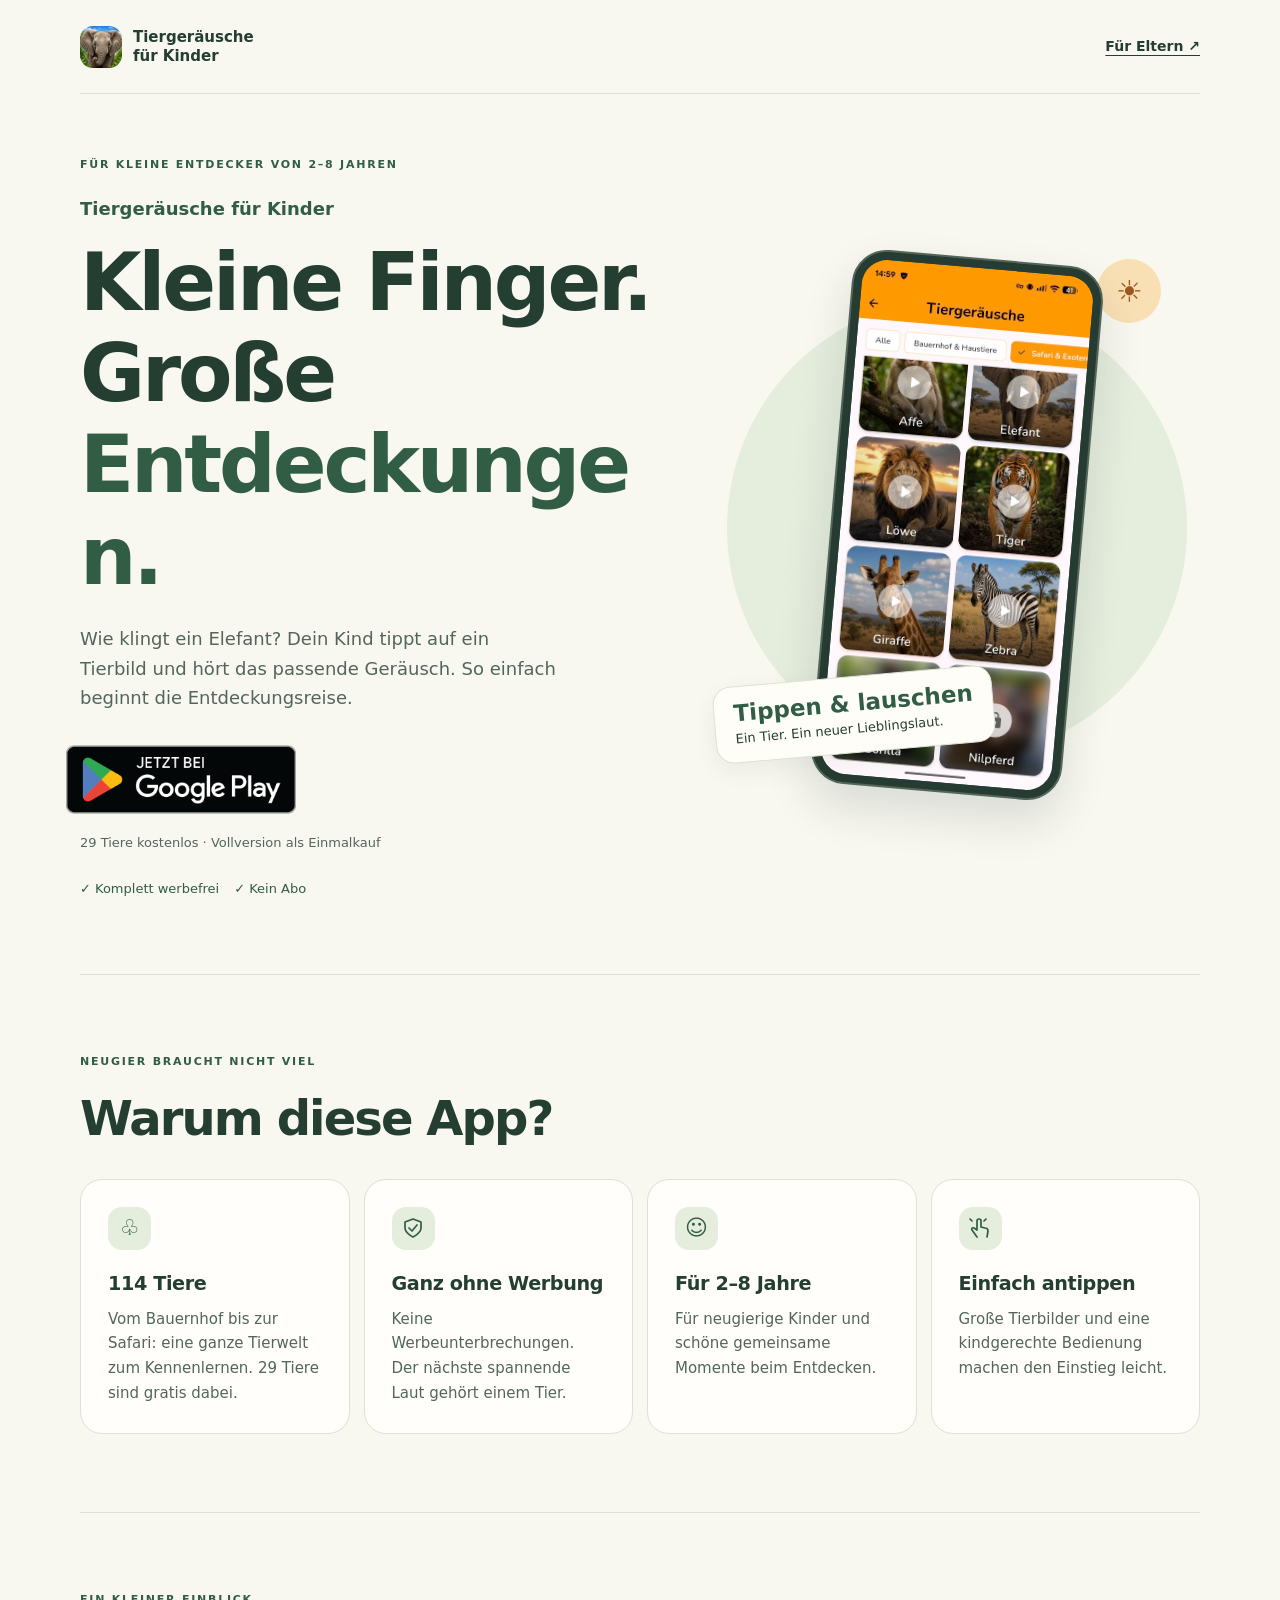
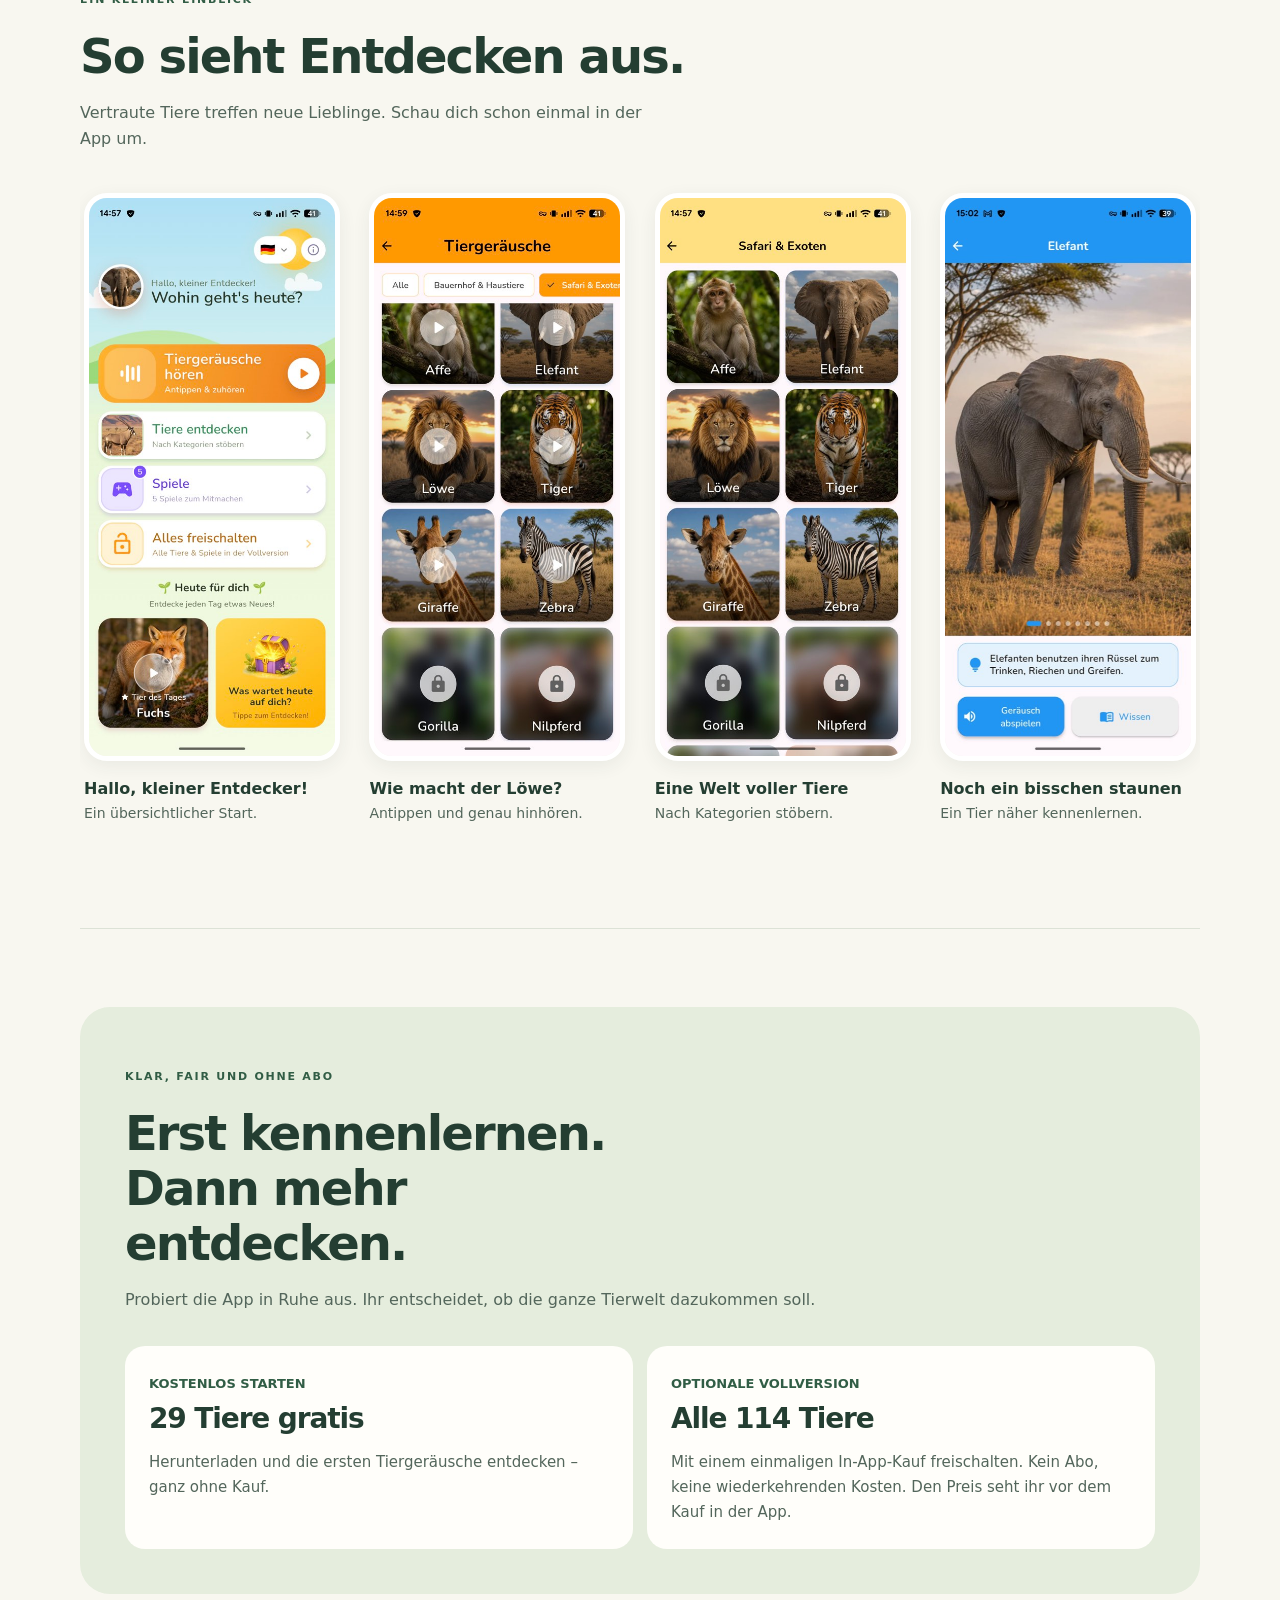
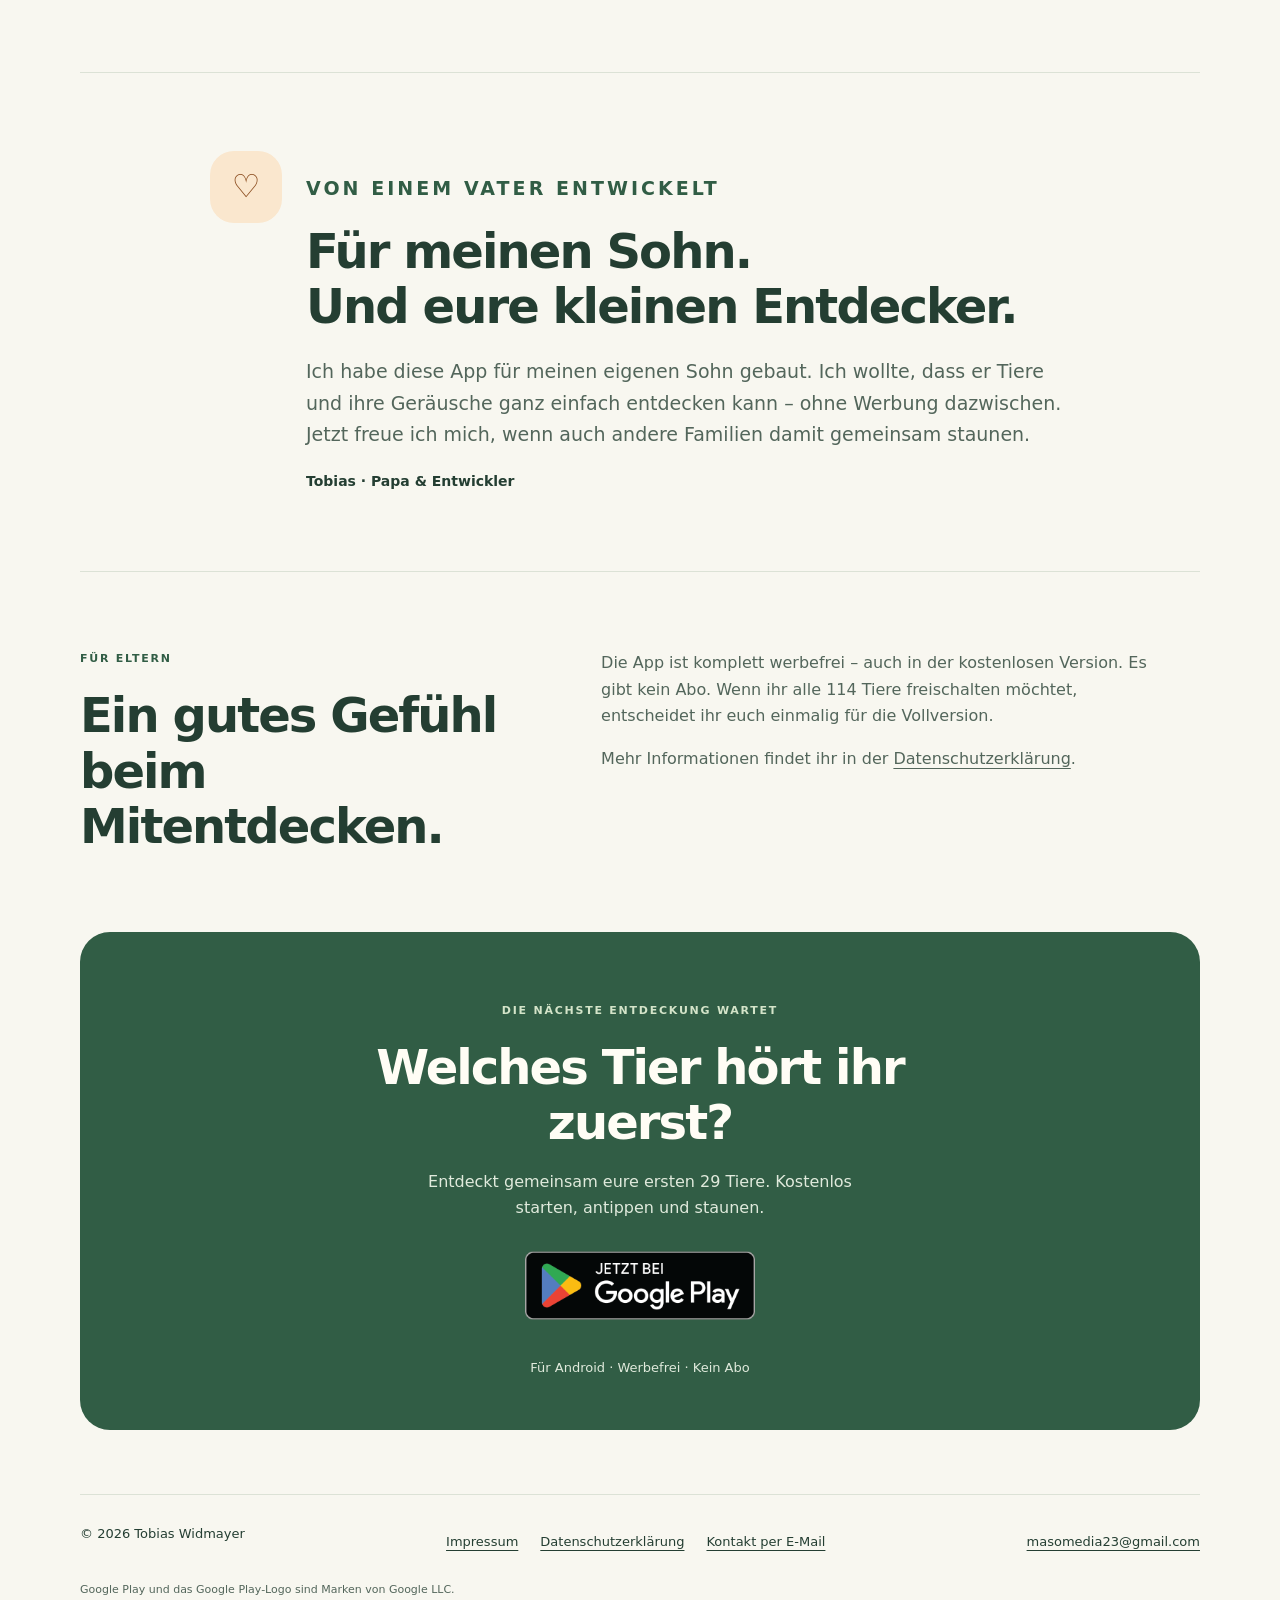
<file: index.html>
<!doctype html>
<html lang="de">
<head>
<meta charset="utf-8">
<meta name="viewport" content="width=device-width, initial-scale=1">
<title>Tiergeräusche für Kinder – 29 Tiere kostenlos entdecken</title>
<meta name="description" content="Tippen, lauschen, Tiere entdecken: die werbefreie Tiergeräusche-App für Kinder von 2–8 Jahren. 29 Tiere gratis, alle 114 per Einmalkauf. Kein Abo.">
<meta name="theme-color" content="#f8f7f0">
<link rel="canonical" href="https://animal-sounds.de/">
<link rel="icon" type="image/png" href="assets/img/favicon.png">
<link rel="apple-touch-icon" href="assets/img/app-icon.jpg">
<meta property="og:title" content="Tiergeräusche für Kinder – kleine Finger, große Entdeckungen">
<meta property="og:description" content="29 Tiere kostenlos entdecken. 114 Tiere mit der Vollversion. Werbefrei, ohne Abo und von einem Vater für seinen Sohn entwickelt.">
<meta property="og:image" content="https://animal-sounds.de/preview.jpg">
<meta property="og:image:width" content="1200">
<meta property="og:image:height" content="630">
<meta property="og:image:type" content="image/jpeg">
<meta property="og:image:alt" content="Tiergeräusche für Kinder: 29 Tiere gratis entdecken, werbefrei und ohne Abo.">
<meta property="og:url" content="https://animal-sounds.de/">
<meta property="og:type" content="website">
<meta property="og:locale" content="de_DE">
<meta name="twitter:card" content="summary_large_image">
<meta name="twitter:title" content="Tiergeräusche für Kinder">
<meta name="twitter:description" content="Tippen. Lauschen. Staunen. 29 Tiere gratis entdecken – werbefrei und ohne Abo.">
<meta name="twitter:image" content="https://animal-sounds.de/preview.jpg">
<meta name="twitter:image:alt" content="Tiergeräusche für Kinder – von einem Vater für seinen Sohn entwickelt.">
<style>
:root{color-scheme:light;--paper:#f8f7f0;--ink:#243e32;--muted:#53665b;--green:#315d45;--sage:#e5eddd;--orange:#eead65;--line:#dce2d6}*{box-sizing:border-box}main,section,.hero>div,.pricing>div,.price-options,.option{min-width:0}h1,h2,h3{overflow-wrap:break-word}body{margin:0;background:var(--paper);color:var(--ink);font-family:ui-rounded,"SF Pro Rounded",system-ui,-apple-system,"Segoe UI",sans-serif;line-height:1.65}a{color:inherit;text-underline-offset:4px}img{display:block;max-width:100%;height:auto}h1,h2,h3,p,figure{margin:0}h1,h2,h3{line-height:1.15;letter-spacing:-.04em}h1{font-size:clamp(2.25rem,6.2vw,5.1rem);font-weight:800;max-width:700px}h2{font-size:clamp(2rem,4vw,3rem)}h3{font-size:1.2rem;letter-spacing:-.02em}p{color:var(--muted)}.wrap{width:min(1120px,calc(100% - 40px));margin:auto}.skip{position:absolute;top:-100px;left:20px;background:white;padding:12px;z-index:5}.skip:focus{top:10px}:focus-visible{outline:3px solid #a35114;outline-offset:6px;border-radius:4px}header{display:flex;justify-content:space-between;align-items:center;gap:16px;padding:25px 0;border-bottom:1px solid var(--line)}.brand{display:flex;align-items:center;gap:11px;text-decoration:none;font-size:15px;font-weight:750;line-height:1.25}.brand img{width:42px;height:42px;border-radius:13px}.nav-link{font-size:14px;font-weight:650;padding:10px 0}.hero{display:grid;grid-template-columns:minmax(0,1fr);gap:42px;padding:48px 0 60px;align-items:center}.eyebrow{text-transform:uppercase;letter-spacing:.16em;font-size:11px;font-weight:750;color:var(--green);margin-bottom:20px}.app-name{font-size:18px;color:var(--green);font-weight:700;margin-bottom:13px}.hero h1 span{color:var(--green)}.lead{font-size:18px;max-width:480px;margin:22px 0}.badge{display:inline-block;border-radius:12px;transition:transform .2s}.badge:hover{transform:translateY(-3px)}.badge img{width:230px;height:auto}.badge{margin-left:-14px}.fine{font-size:13px}.trust{display:flex;gap:15px;flex-wrap:wrap;font-size:13px;margin-top:24px;color:var(--green)}.visual{position:relative;isolation:isolate;display:grid;place-items:center;padding:20px 0 25px}.visual:before{content:"";position:absolute;z-index:-1;width:100%;max-width:460px;aspect-ratio:1;border-radius:50%;background:var(--sage)}.phone{width:240px;padding:8px;background:#263c32;border-radius:35px;box-shadow:0 22px 45px #243e3224;transform:rotate(5deg);border:2px solid #536659}.phone img{border-radius:26px;width:100%}.float{position:absolute;left:0;bottom:65px;padding:13px 19px;background:#fffdf7;border:1px solid var(--line);border-radius:18px;box-shadow:0 8px 25px #243e3210;font-size:13px;transform:rotate(-5deg)}.float strong{font-size:23px;color:var(--green);display:block;line-height:1.2}.sun{position:absolute;right:8%;top:22px;color:#9b571d;background:#f9dfb4;border-radius:50%;width:64px;height:64px;display:grid;place-items:center;font-size:30px}.section{padding:65px 0;border-top:1px solid var(--line)}.section-intro{max-width:570px;margin:16px 0 30px}.cards{display:grid;gap:14px;margin-top:32px}.card{background:#fffefa;border:1px solid var(--line);border-radius:22px;padding:27px}.card p{font-size:15px;margin-top:12px}.icon{display:grid;place-items:center;width:43px;height:43px;border-radius:14px;background:var(--sage);margin-bottom:23px;font-size:22px;color:var(--green)}.icon svg{width:24px;height:24px;fill:none;stroke:currentColor;stroke-width:1.7;stroke-linecap:round;stroke-linejoin:round}.gallery{display:flex;gap:20px;overflow-x:auto;scroll-snap-type:x mandatory;padding:10px 4px 24px;scrollbar-color:#72866a var(--sage)}.gallery figure{flex:0 0 215px;scroll-snap-align:start}.gallery img{border-radius:23px;border:5px solid white;box-shadow:0 5px 18px #243e3212;width:215px;aspect-ratio:9/20;object-fit:cover}.gallery figcaption{font-size:14px;color:var(--muted);margin-top:15px}.gallery figcaption strong{color:var(--ink);display:block;font-size:16px}.swipe{font-size:13px;color:var(--green);margin-bottom:12px}.pricing{background:var(--sage);border-radius:30px;padding:30px;display:grid;gap:32px}.pricing h2{max-width:490px}.pricing p{margin-top:16px}.price-options{display:grid;gap:14px}.option{background:#fffefa;padding:24px;border-radius:20px}.option strong{display:block;font-size:28px;letter-spacing:-.04em}.option span{font-size:13px;color:var(--green);font-weight:700}.option p{font-size:15px;margin-top:8px}.story{display:grid;gap:24px;align-items:start;max-width:860px;margin:auto}.story-mark{width:72px;height:72px;display:grid;place-items:center;background:#fae7ce;border-radius:24px;color:#8a4b1d;font-size:32px}.story p{font-size:19px;margin-top:22px}.signature{display:block;margin-top:20px;font-weight:750;font-size:14px}.parents{display:grid;gap:22px}.parents p{max-width:560px}.final-cta{text-align:center;padding:52px 24px;background:var(--green);border-radius:30px;color:#fffdf5}.final-cta p{color:#e0eadc;margin:18px auto 20px;max-width:440px}.final-cta .badge{margin-left:0}.final-cta .eyebrow{color:#d4e4c9}.final-cta h2{max-width:650px;margin:auto}footer{margin-top:64px;padding:28px 0 32px;border-top:1px solid var(--line);font-size:13px;display:flex;justify-content:space-between;gap:20px;flex-wrap:wrap}footer nav{display:flex;flex-wrap:wrap;gap:8px 22px}footer a{display:inline-block;padding:8px 0}.footer-note{width:100%;font-size:11px;color:var(--muted)}@media(min-width:560px){.cards{grid-template-columns:repeat(2,1fr)}.price-options{grid-template-columns:repeat(2,1fr)}.story{grid-template-columns:72px 1fr}}@media(min-width:850px){.hero{grid-template-columns:1.2fr 1fr;gap:50px;padding:62px 0 75px}.phone{width:252px}.cards{grid-template-columns:repeat(4,1fr)}.section{padding:78px 0}.gallery{justify-content:space-between}.gallery figure{flex-basis:23%}.gallery img{width:100%}.pricing{padding:45px}.parents{grid-template-columns:1fr 1.2fr}.swipe{display:none}}@media(prefers-reduced-motion:reduce){.badge{transition:none}.badge:hover{transform:none}}@media(max-width:360px){.wrap{width:calc(100% - 32px)}.brand{font-size:13px}.nav-link{font-size:12px}.pricing{padding:22px}}
</style>
</head>
<body>
<a class="skip" href="#main">Zum Inhalt springen</a>
<div class="wrap">
<header><a class="brand" href="./"><img src="assets/img/app-icon.jpg" width="42" height="42" alt="App-Icon mit einem Elefanten"><span>Tiergeräusche<br>für Kinder</span></a><a class="nav-link" href="#fuer-eltern">Für Eltern ↗</a></header>
<main id="main">
<!-- 1. Hero: Texte können direkt hier angepasst werden. -->
<section class="hero" aria-labelledby="hero-title"><div><p class="eyebrow">Für kleine Entdecker von 2–8 Jahren</p><p class="app-name">Tiergeräusche für Kinder</p><h1 id="hero-title">Kleine Finger.<br>Große <span>Entdeckungen.</span></h1><p class="lead">Wie klingt ein Elefant? Dein Kind tippt auf ein Tierbild und hört das passende Geräusch. So einfach beginnt die Entdeckungsreise.</p><a class="badge" href="https://play.google.com/store/apps/details?id=de.masomedia.animalsounds" aria-label="Jetzt bei Google Play – Tiergeräusche für Kinder herunterladen"><img src="assets/img/google-play-badge.png" width="646" height="250" alt="Jetzt bei Google Play"></a><p class="fine">29 Tiere kostenlos · Vollversion als Einmalkauf</p><div class="trust"><span>✓ Komplett werbefrei</span><span>✓ Kein Abo</span></div></div><div class="visual"><span class="sun" aria-hidden="true">☀</span><div class="phone"><img src="assets/img/screen-soundboard.jpg" width="495" height="1100" fetchpriority="high" alt="App-Ansicht mit Tierbildern von Affe, Elefant, Löwe und Tiger sowie großen Abspieltasten"></div><div class="float"><strong>Tippen & lauschen</strong>Ein Tier. Ein neuer Lieblingslaut.</div></div></section>
<!-- 2. Vorteile -->
<section class="section" aria-labelledby="why"><p class="eyebrow">Neugier braucht nicht viel</p><h2 id="why">Warum diese App?</h2><div class="cards"><article class="card"><span class="icon" aria-hidden="true">♧</span><h3>114 Tiere</h3><p>Vom Bauernhof bis zur Safari: eine ganze Tierwelt zum Kennenlernen. 29 Tiere sind gratis dabei.</p></article><article class="card"><span class="icon" aria-hidden="true"><svg viewBox="0 0 24 24"><path d="M12 3 4 6v6c0 5 8 9 8 9s8-4 8-9V6Z"/><path d="m8 12 3 3 5-6"/></svg></span><h3>Ganz ohne Werbung</h3><p>Keine Werbeunterbrechungen. Der nächste spannende Laut gehört einem Tier.</p></article><article class="card"><span class="icon" aria-hidden="true">☺</span><h3>Für 2–8 Jahre</h3><p>Für neugierige Kinder und schöne gemeinsame Momente beim Entdecken.</p></article><article class="card"><span class="icon" aria-hidden="true"><svg viewBox="0 0 24 24"><path d="m9 21-5-7q-1-3 2-2l3 2V5a2 2 0 0 1 4 0v6l4 1q3 0 3 3l-1 6M4 5 2 3m14 2 2-2"/></svg></span><h3>Einfach antippen</h3><p>Große Tierbilder und eine kindgerechte Bedienung machen den Einstieg leicht.</p></article></div></section>
<!-- 3. Screenshots: ohne JavaScript per Touch und Tastatur bedienbar. -->
<section class="section" aria-labelledby="screens"><p class="eyebrow">Ein kleiner Einblick</p><h2 id="screens">So sieht Entdecken aus.</h2><p class="section-intro">Vertraute Tiere treffen neue Lieblinge. Schau dich schon einmal in der App um.</p><p class="swipe" id="swipe-hint">Zum Entdecken seitlich wischen oder die Pfeiltasten nutzen →</p><div class="gallery" tabindex="0" role="region" aria-label="Vier Screenshots aus der App, horizontal scrollbar"><figure><img src="assets/img/screen-start.jpg" width="495" height="1100" loading="lazy" decoding="async" alt="Startseite mit den Bereichen Tiergeräusche hören, Tiere entdecken und Spiele"><figcaption><strong>Hallo, kleiner Entdecker!</strong>Ein übersichtlicher Start.</figcaption></figure><figure><img src="assets/img/screen-soundboard.jpg" width="495" height="1100" loading="lazy" decoding="async" alt="Tiergeräusche-Ansicht mit großen Tierbildern und Abspieltasten"><figcaption><strong>Wie macht der Löwe?</strong>Antippen und genau hinhören.</figcaption></figure><figure><img src="assets/img/screen-safari.jpg" width="495" height="1100" loading="lazy" decoding="async" alt="Kategorie Safari und Exoten mit Affe, Elefant, Löwe, Tiger, Giraffe und Zebra"><figcaption><strong>Eine Welt voller Tiere</strong>Nach Kategorien stöbern.</figcaption></figure><figure><img src="assets/img/screen-detail.jpg" width="495" height="1100" loading="lazy" decoding="async" alt="Detailansicht eines Elefanten mit Tierwissen und der Schaltfläche Geräusch abspielen"><figcaption><strong>Noch ein bisschen staunen</strong>Ein Tier näher kennenlernen.</figcaption></figure></div></section>
<!-- 4. Kostenlos und Vollversion -->
<section class="section" aria-labelledby="price"><div class="pricing"><div><p class="eyebrow">Klar, fair und ohne Abo</p><h2 id="price">Erst kennenlernen.<br>Dann mehr entdecken.</h2><p>Probiert die App in Ruhe aus. Ihr entscheidet, ob die ganze Tierwelt dazukommen soll.</p></div><div class="price-options"><article class="option"><span>KOSTENLOS STARTEN</span><strong>29 Tiere gratis</strong><p>Herunterladen und die ersten Tiergeräusche entdecken – ganz ohne Kauf.</p></article><article class="option"><span>OPTIONALE VOLLVERSION</span><strong>Alle 114 Tiere</strong><p>Mit einem einmaligen In-App-Kauf freischalten. Kein Abo, keine wiederkehrenden Kosten. Den Preis seht ihr vor dem Kauf in der App.</p></article></div></div></section>
<!-- 5. Persönliche Geschichte -->
<section class="section" aria-labelledby="story"><div class="story"><span class="story-mark" aria-hidden="true">♡</span><div><p class="eyebrow">Von einem Vater entwickelt</p><h2 id="story">Für meinen Sohn.<br>Und eure kleinen Entdecker.</h2><p>Ich habe diese App für meinen eigenen Sohn gebaut. Ich wollte, dass er Tiere und ihre Geräusche ganz einfach entdecken kann – ohne Werbung dazwischen. Jetzt freue ich mich, wenn auch andere Familien damit gemeinsam staunen.</p><span class="signature">Tobias · Papa & Entwickler</span></div></div></section>
<!-- 6. Für Eltern -->
<section class="section parents" id="fuer-eltern" aria-labelledby="parents"><div><p class="eyebrow">Für Eltern</p><h2 id="parents">Ein gutes Gefühl<br>beim Mitentdecken.</h2></div><div><p>Die App ist komplett werbefrei – auch in der kostenlosen Version. Es gibt kein Abo. Wenn ihr alle 114 Tiere freischalten möchtet, entscheidet ihr euch einmalig für die Vollversion.</p><p style="margin-top:16px">Mehr Informationen findet ihr in der <a href="privacy.html#de">Datenschutzerklärung</a>.</p></div></section>
<!-- 7. Download -->
<section class="final-cta" aria-labelledby="download"><p class="eyebrow">Die nächste Entdeckung wartet</p><h2 id="download">Welches Tier hört ihr zuerst?</h2><p>Entdeckt gemeinsam eure ersten 29 Tiere. Kostenlos starten, antippen und staunen.</p><a class="badge" href="https://play.google.com/store/apps/details?id=de.masomedia.animalsounds" aria-label="Jetzt bei Google Play – Tiergeräusche für Kinder herunterladen"><img src="assets/img/google-play-badge.png" width="646" height="250" alt="Jetzt bei Google Play"></a><p class="fine" style="margin-bottom:0">Für Android · Werbefrei · Kein Abo</p></section>
</main>
<!-- 8. Kontakt und bestehende Rechtstexte -->
<footer><span>© 2026 Tobias Widmayer</span><nav aria-label="Rechtliches und Kontakt"><a href="imprint.html#de">Impressum</a><a href="privacy.html#de">Datenschutzerklärung</a><a href="mailto:masomedia23@gmail.com">Kontakt per E-Mail</a></nav><a href="mailto:masomedia23@gmail.com">masomedia23@gmail.com</a><p class="footer-note">Google Play und das Google Play-Logo sind Marken von Google LLC.</p></footer>
</div>
</body>
</html>
</file>
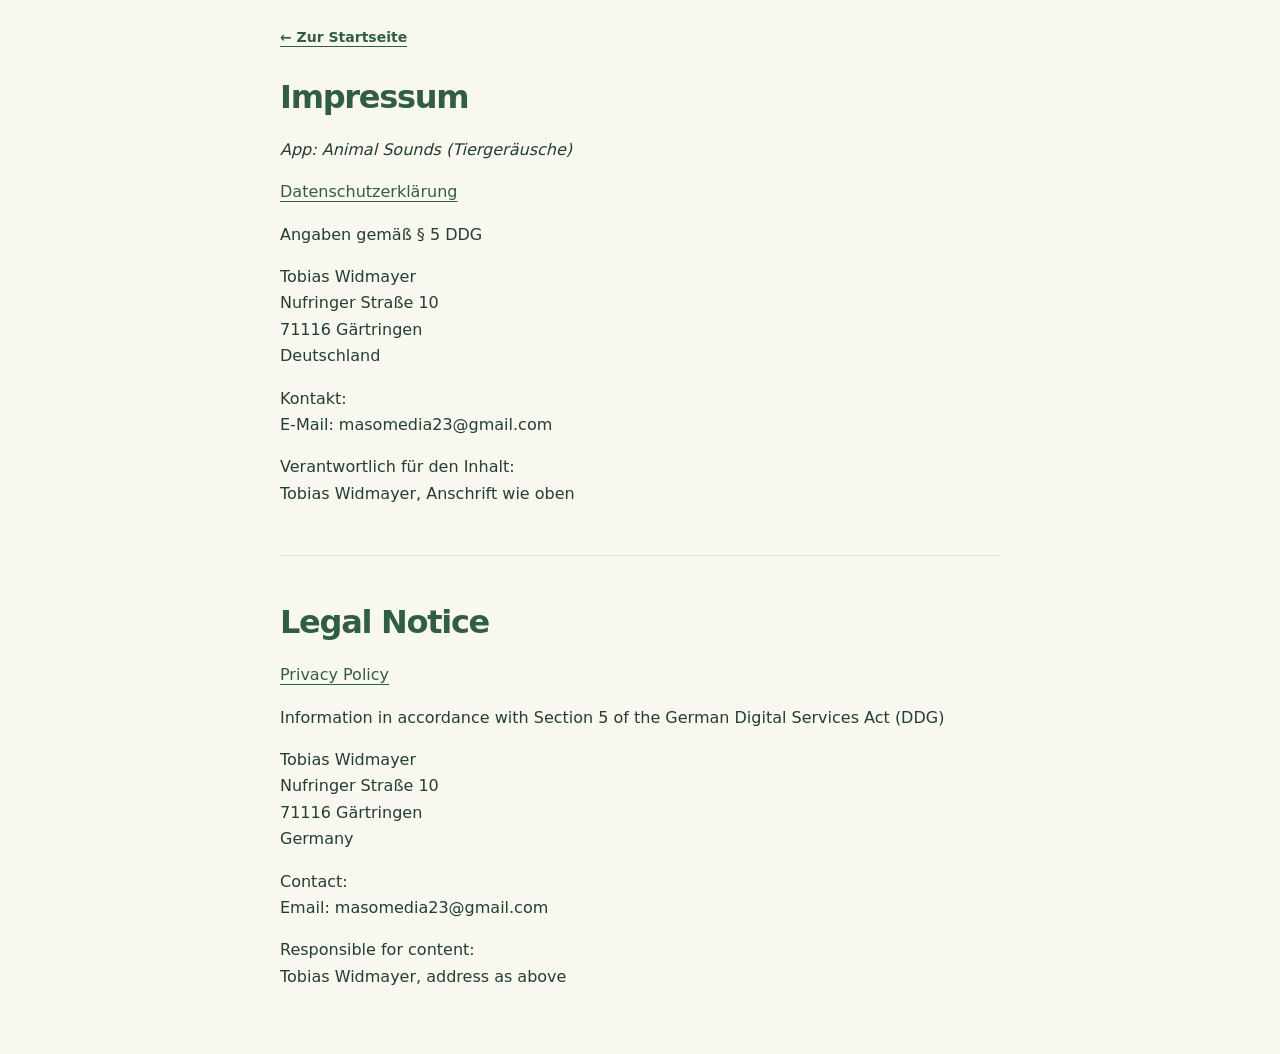
<file: imprint.html>
<!DOCTYPE html>
<html lang="de">
<head>
<meta charset="utf-8">
<meta name="viewport" content="width=device-width, initial-scale=1">
<title>Impressum – Animal Sounds</title>
<meta name="theme-color" content="#f8f7f0">
<link rel="icon" type="image/png" href="assets/img/favicon.png">
<style>
  :root { color-scheme: light; --paper: #f8f7f0; --ink: #243e32; --muted: #53665b; --green: #315d45; --line: #dce2d6; }
  body { font-family: ui-rounded, "SF Pro Rounded", system-ui, -apple-system, "Segoe UI", sans-serif; max-width: 720px; margin: 0 auto; padding: 24px 16px 48px; line-height: 1.65; color: var(--ink); background: var(--paper); }
  a { color: var(--green); text-underline-offset: 4px; }
  h1, h2 { line-height: 1.15; letter-spacing: -.02em; }
  h1 { color: var(--green); letter-spacing: -.04em; }
  h2 { margin-top: 2em; }
  hr { margin: 3em 0; border: none; border-top: 1px solid var(--line); }
  .home { display: inline-block; margin-bottom: 8px; font-size: 14px; font-weight: 650; }
  :focus-visible { outline: 3px solid #a35114; outline-offset: 4px; border-radius: 4px; }
</style>
</head>
<body>

<a class="home" href="./">← Zur Startseite</a>

<h1 id="de">Impressum</h1>
<p><em>App: Animal Sounds (Tiergeräusche)</em></p>
<p><a href="privacy.html#de">Datenschutzerklärung</a></p>

<p>Angaben gemäß § 5 DDG</p>

<p>
Tobias Widmayer<br>
Nufringer Straße 10<br>
71116 Gärtringen<br>
Deutschland
</p>

<p>
Kontakt:<br>
E-Mail: masomedia23@gmail.com
</p>

<p>
Verantwortlich für den Inhalt:<br>
Tobias Widmayer, Anschrift wie oben
</p>

<hr>

<h1 id="en">Legal Notice</h1>
<p><a href="privacy.html#en">Privacy Policy</a></p>

<p>Information in accordance with Section 5 of the German Digital Services Act (DDG)</p>

<p>
Tobias Widmayer<br>
Nufringer Straße 10<br>
71116 Gärtringen<br>
Germany
</p>

<p>
Contact:<br>
Email: masomedia23@gmail.com
</p>

<p>
Responsible for content:<br>
Tobias Widmayer, address as above
</p>

</body>
</html>
</file>
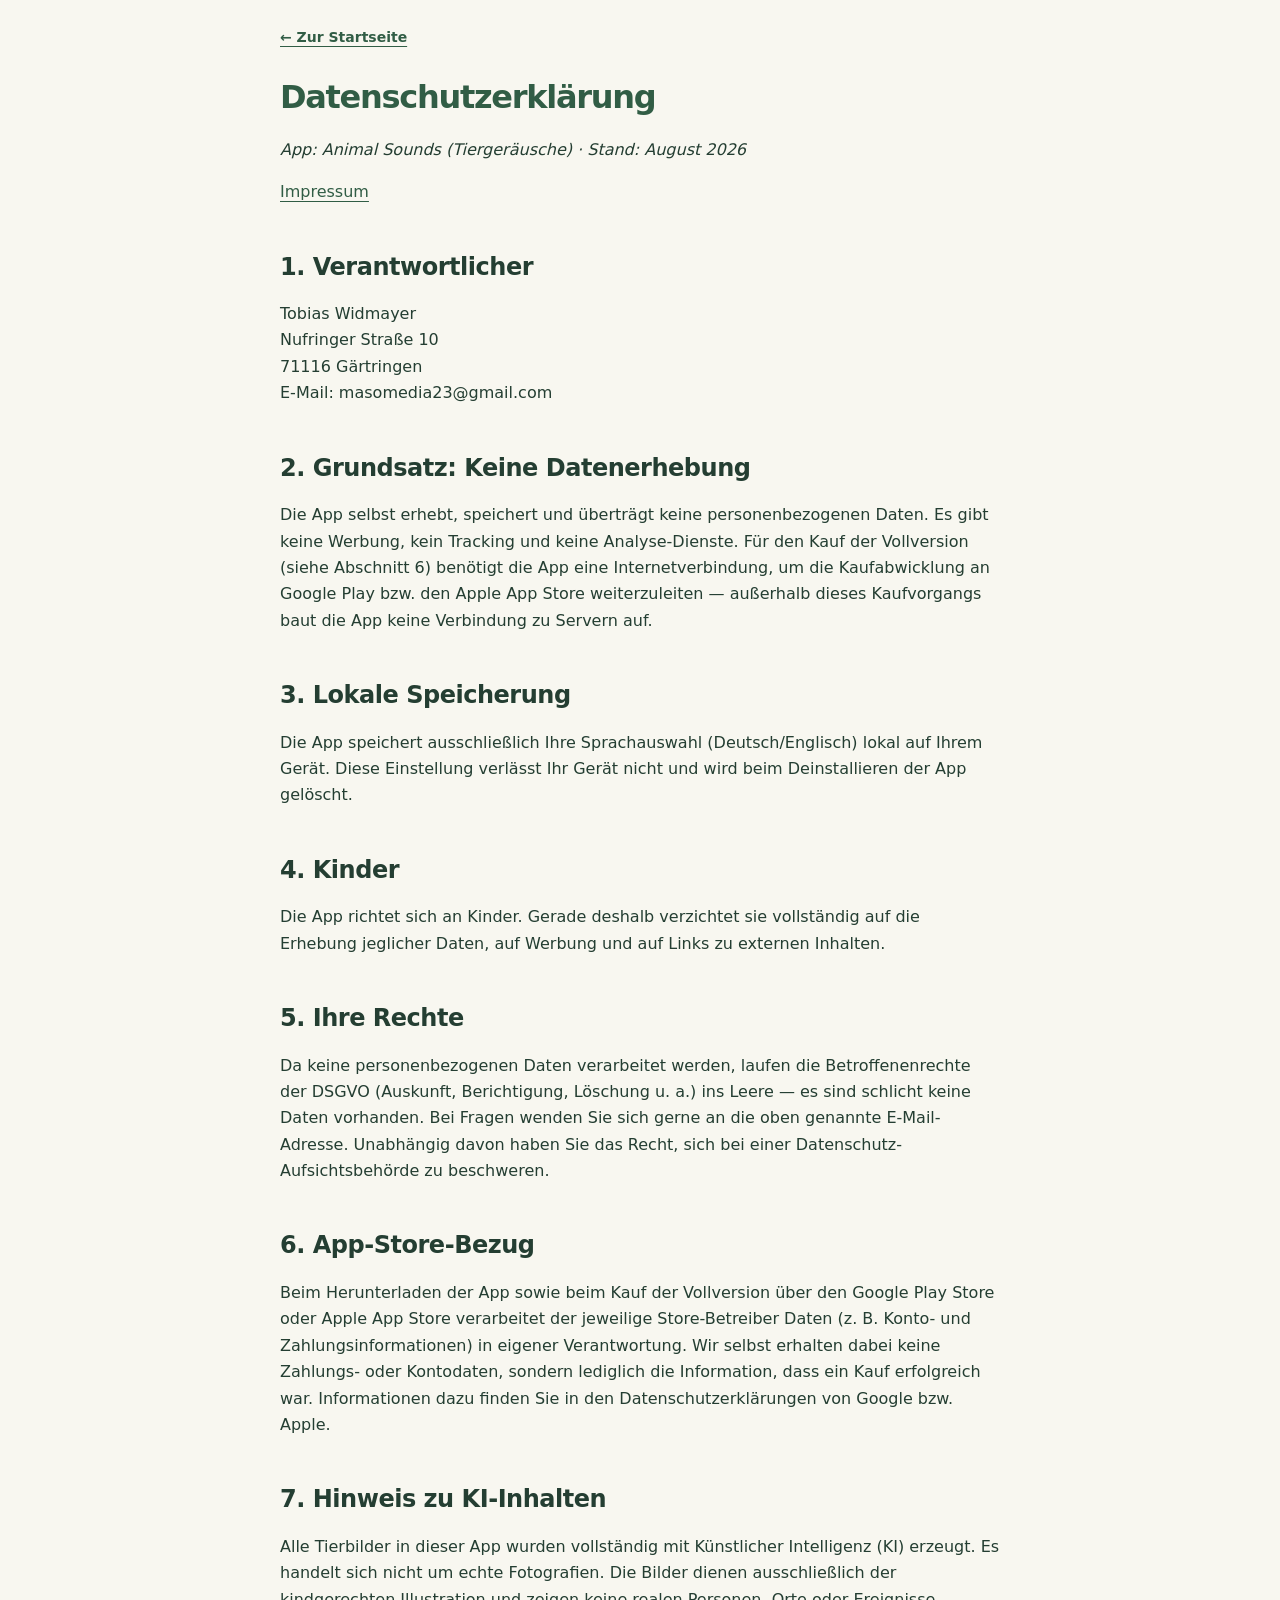
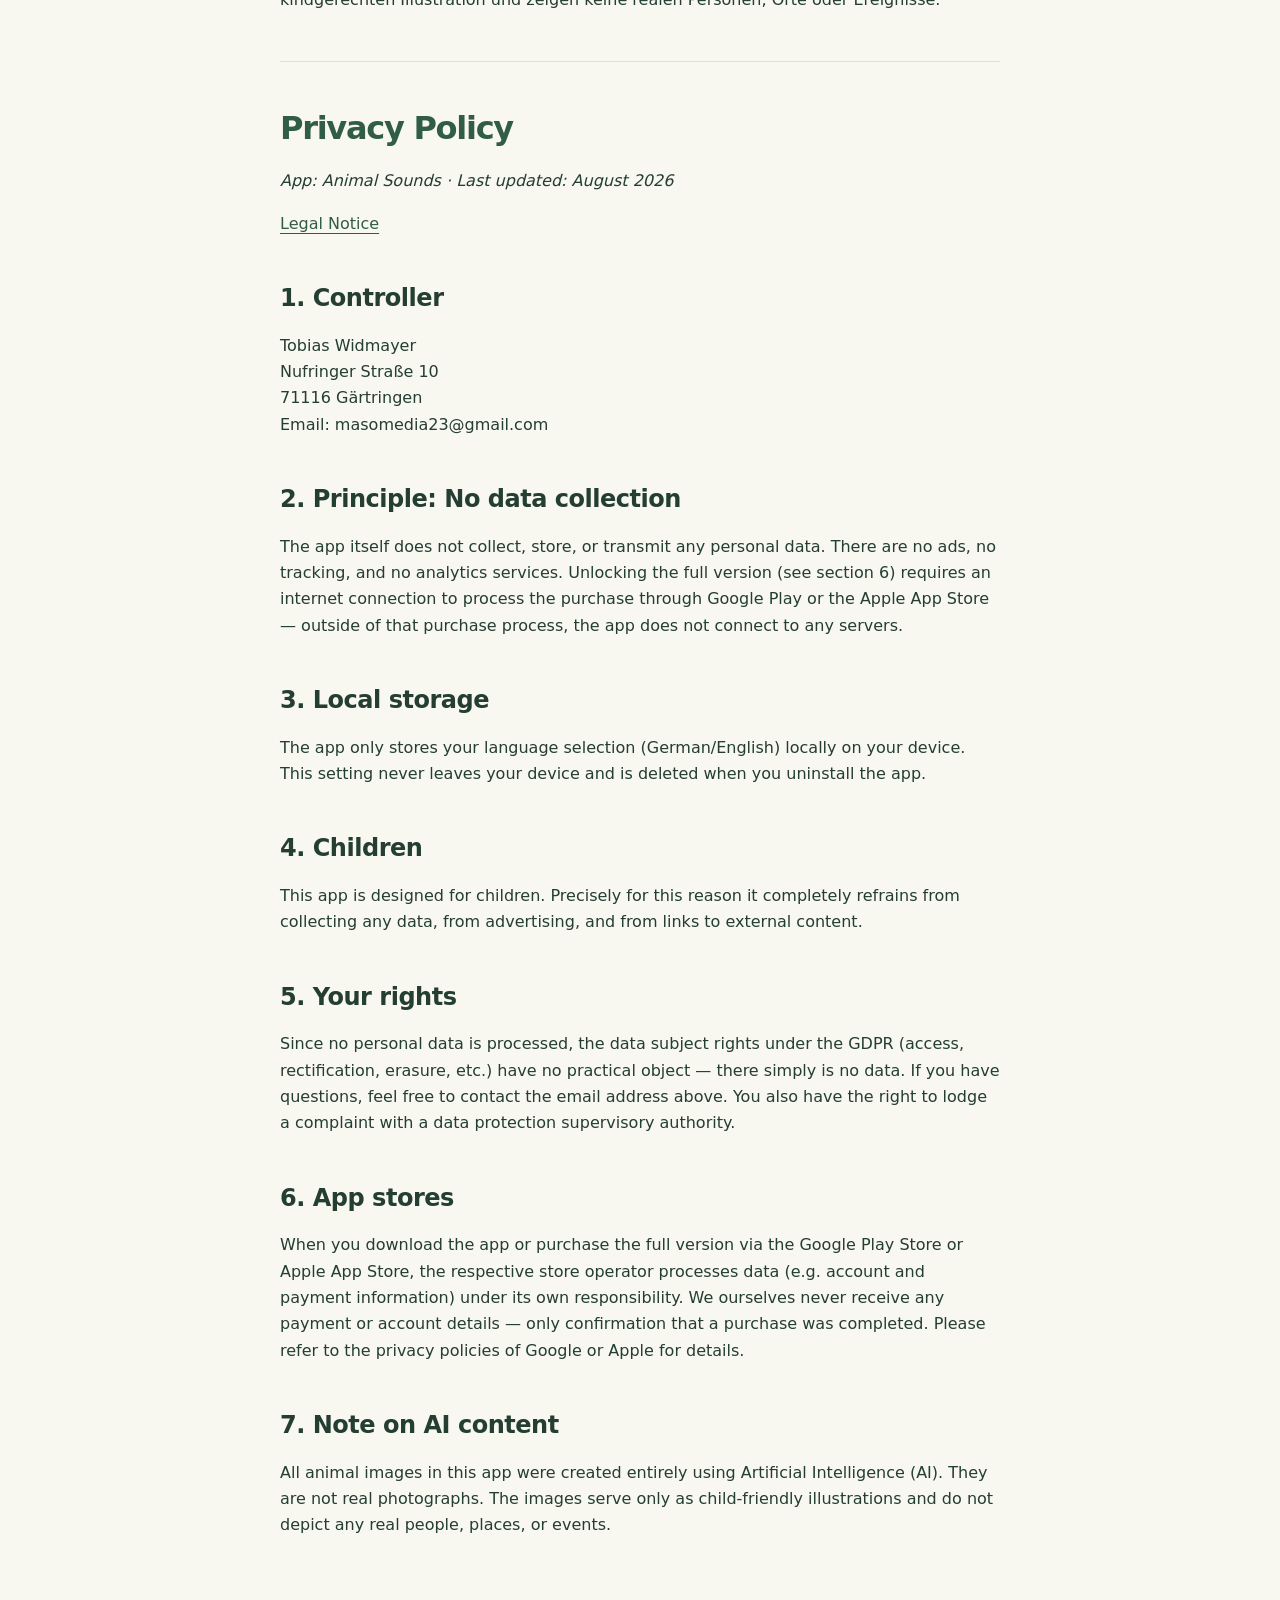
<file: privacy.html>
<!DOCTYPE html>
<html lang="de">
<head>
<meta charset="utf-8">
<meta name="viewport" content="width=device-width, initial-scale=1">
<title>Datenschutzerklärung – Animal Sounds</title>
<meta name="theme-color" content="#f8f7f0">
<link rel="icon" type="image/png" href="assets/img/favicon.png">
<style>
  :root { color-scheme: light; --paper: #f8f7f0; --ink: #243e32; --muted: #53665b; --green: #315d45; --line: #dce2d6; }
  body { font-family: ui-rounded, "SF Pro Rounded", system-ui, -apple-system, "Segoe UI", sans-serif; max-width: 720px; margin: 0 auto; padding: 24px 16px 48px; line-height: 1.65; color: var(--ink); background: var(--paper); }
  a { color: var(--green); text-underline-offset: 4px; }
  h1, h2 { line-height: 1.15; letter-spacing: -.02em; }
  h1 { color: var(--green); letter-spacing: -.04em; }
  h2 { margin-top: 2em; }
  hr { margin: 3em 0; border: none; border-top: 1px solid var(--line); }
  .home { display: inline-block; margin-bottom: 8px; font-size: 14px; font-weight: 650; }
  :focus-visible { outline: 3px solid #a35114; outline-offset: 4px; border-radius: 4px; }
</style>
</head>
<body>

<a class="home" href="./">← Zur Startseite</a>

<h1 id="de">Datenschutzerklärung</h1>
<p><em>App: Animal Sounds (Tiergeräusche) · Stand: August 2026</em></p>
<p><a href="imprint.html#de">Impressum</a></p>

<h2>1. Verantwortlicher</h2>
<p>
Tobias Widmayer<br>
Nufringer Straße 10<br>
71116 Gärtringen<br>
E-Mail: masomedia23@gmail.com
</p>

<h2>2. Grundsatz: Keine Datenerhebung</h2>
<p>Die App selbst erhebt, speichert und überträgt keine personenbezogenen Daten. Es gibt keine Werbung, kein Tracking und keine Analyse-Dienste. Für den Kauf der Vollversion (siehe Abschnitt 6) benötigt die App eine Internetverbindung, um die Kaufabwicklung an Google Play bzw. den Apple App Store weiterzuleiten — außerhalb dieses Kaufvorgangs baut die App keine Verbindung zu Servern auf.</p>

<h2>3. Lokale Speicherung</h2>
<p>Die App speichert ausschließlich Ihre Sprachauswahl (Deutsch/Englisch) lokal auf Ihrem Gerät. Diese Einstellung verlässt Ihr Gerät nicht und wird beim Deinstallieren der App gelöscht.</p>

<h2>4. Kinder</h2>
<p>Die App richtet sich an Kinder. Gerade deshalb verzichtet sie vollständig auf die Erhebung jeglicher Daten, auf Werbung und auf Links zu externen Inhalten.</p>

<h2>5. Ihre Rechte</h2>
<p>Da keine personenbezogenen Daten verarbeitet werden, laufen die Betroffenenrechte der DSGVO (Auskunft, Berichtigung, Löschung u.&nbsp;a.) ins Leere — es sind schlicht keine Daten vorhanden. Bei Fragen wenden Sie sich gerne an die oben genannte E-Mail-Adresse. Unabhängig davon haben Sie das Recht, sich bei einer Datenschutz-Aufsichtsbehörde zu beschweren.</p>

<h2>6. App-Store-Bezug</h2>
<p>Beim Herunterladen der App sowie beim Kauf der Vollversion über den Google Play Store oder Apple App Store verarbeitet der jeweilige Store-Betreiber Daten (z.&nbsp;B. Konto- und Zahlungsinformationen) in eigener Verantwortung. Wir selbst erhalten dabei keine Zahlungs- oder Kontodaten, sondern lediglich die Information, dass ein Kauf erfolgreich war. Informationen dazu finden Sie in den Datenschutzerklärungen von Google bzw. Apple.</p>

<h2>7. Hinweis zu KI-Inhalten</h2>
<p>Alle Tierbilder in dieser App wurden vollständig mit Künstlicher Intelligenz (KI) erzeugt. Es handelt sich nicht um echte Fotografien. Die Bilder dienen ausschließlich der kindgerechten Illustration und zeigen keine realen Personen, Orte oder Ereignisse.</p>

<hr>

<h1 id="en">Privacy Policy</h1>
<p><em>App: Animal Sounds · Last updated: August 2026</em></p>
<p><a href="imprint.html#en">Legal Notice</a></p>

<h2>1. Controller</h2>
<p>
Tobias Widmayer<br>
Nufringer Straße 10<br>
71116 Gärtringen<br>
Email: masomedia23@gmail.com
</p>

<h2>2. Principle: No data collection</h2>
<p>The app itself does not collect, store, or transmit any personal data. There are no ads, no tracking, and no analytics services. Unlocking the full version (see section 6) requires an internet connection to process the purchase through Google Play or the Apple App Store — outside of that purchase process, the app does not connect to any servers.</p>

<h2>3. Local storage</h2>
<p>The app only stores your language selection (German/English) locally on your device. This setting never leaves your device and is deleted when you uninstall the app.</p>

<h2>4. Children</h2>
<p>This app is designed for children. Precisely for this reason it completely refrains from collecting any data, from advertising, and from links to external content.</p>

<h2>5. Your rights</h2>
<p>Since no personal data is processed, the data subject rights under the GDPR (access, rectification, erasure, etc.) have no practical object — there simply is no data. If you have questions, feel free to contact the email address above. You also have the right to lodge a complaint with a data protection supervisory authority.</p>

<h2>6. App stores</h2>
<p>When you download the app or purchase the full version via the Google Play Store or Apple App Store, the respective store operator processes data (e.g. account and payment information) under its own responsibility. We ourselves never receive any payment or account details — only confirmation that a purchase was completed. Please refer to the privacy policies of Google or Apple for details.</p>

<h2>7. Note on AI content</h2>
<p>All animal images in this app were created entirely using Artificial Intelligence (AI). They are not real photographs. The images serve only as child-friendly illustrations and do not depict any real people, places, or events.</p>

</body>
</html>
</file>
